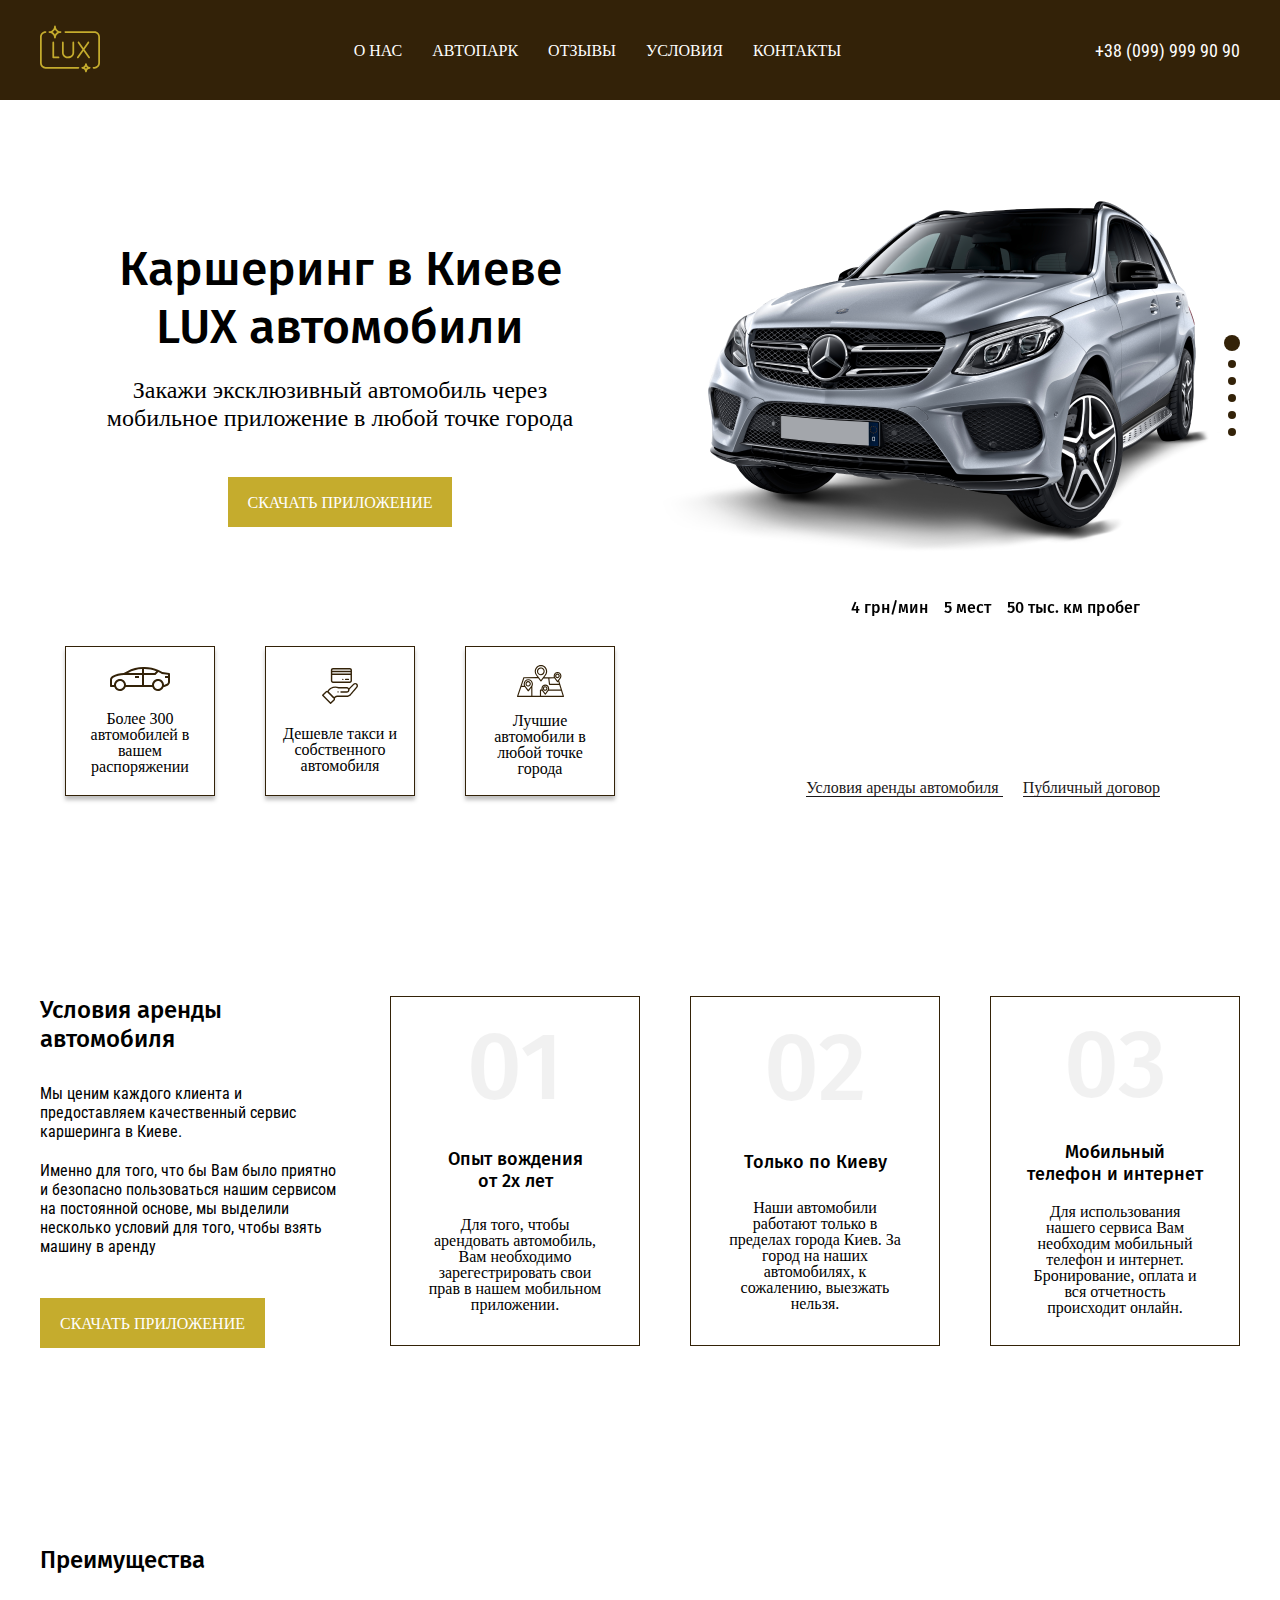
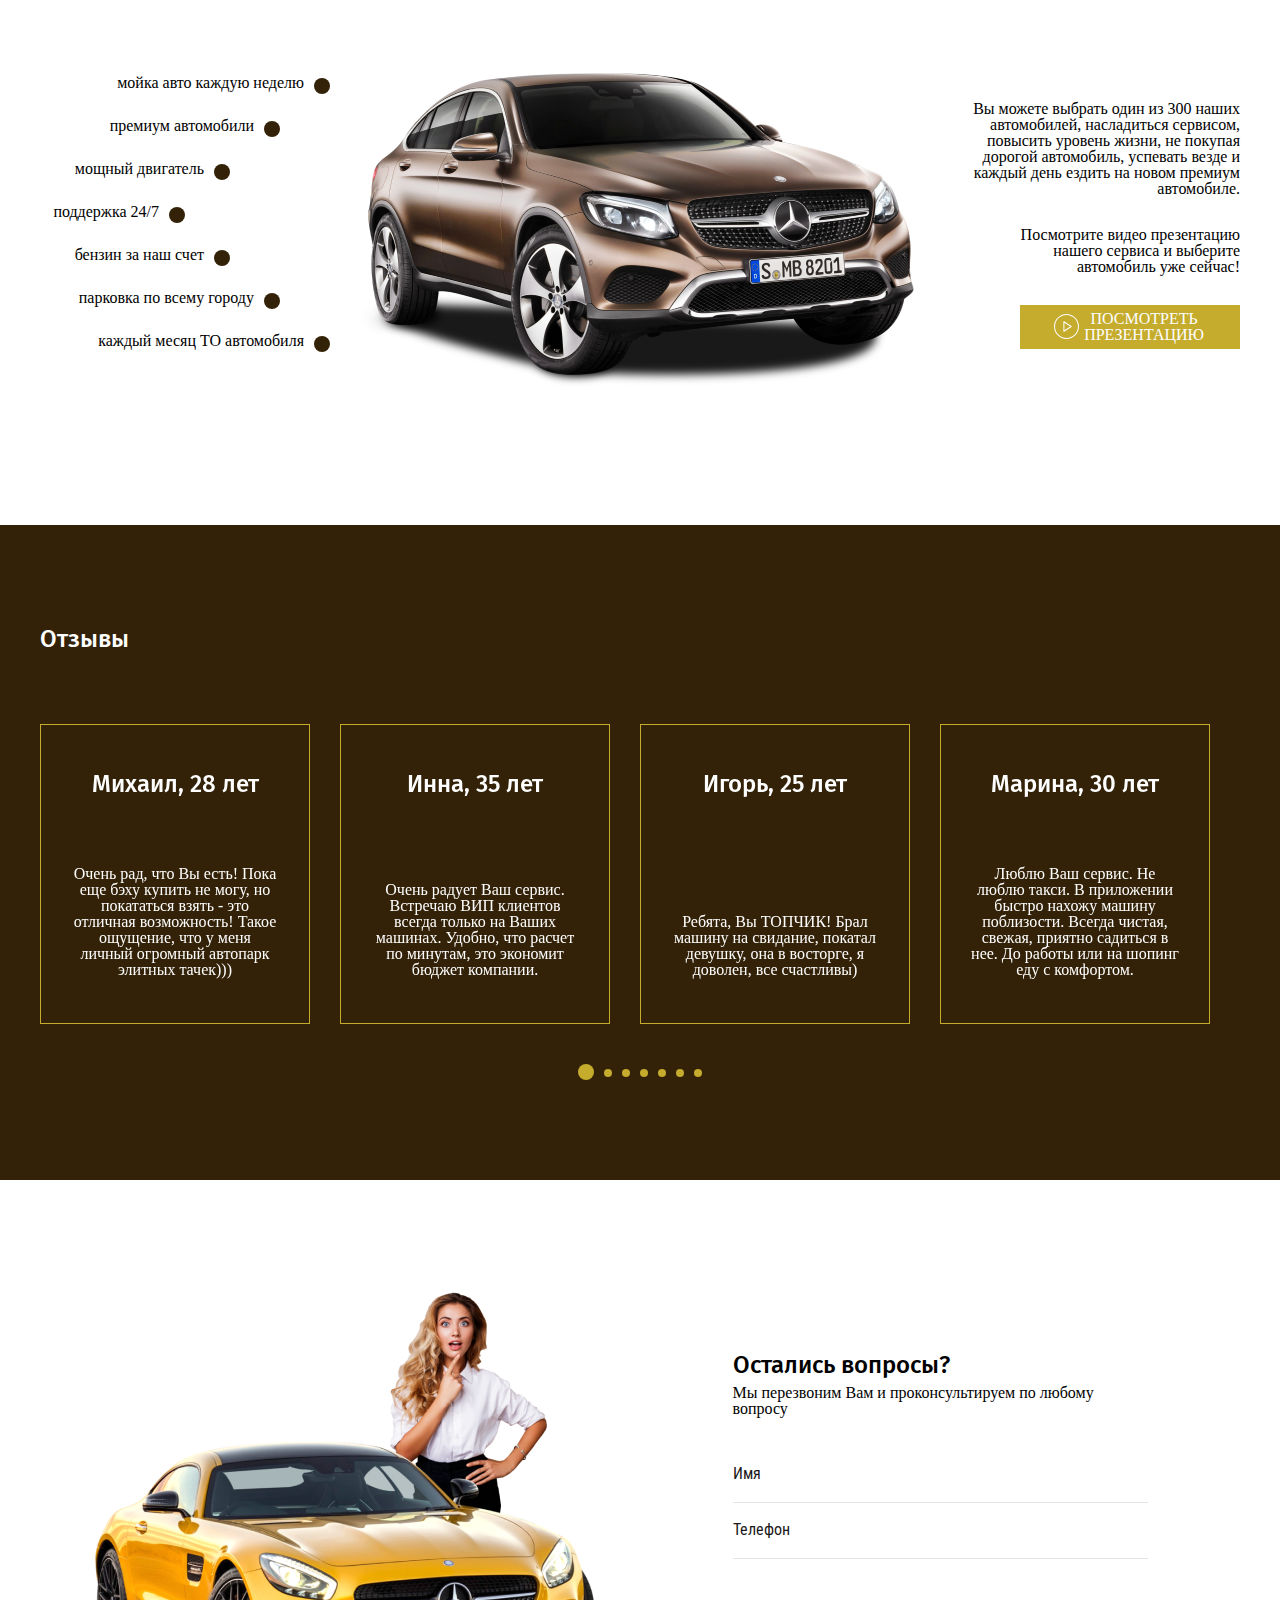
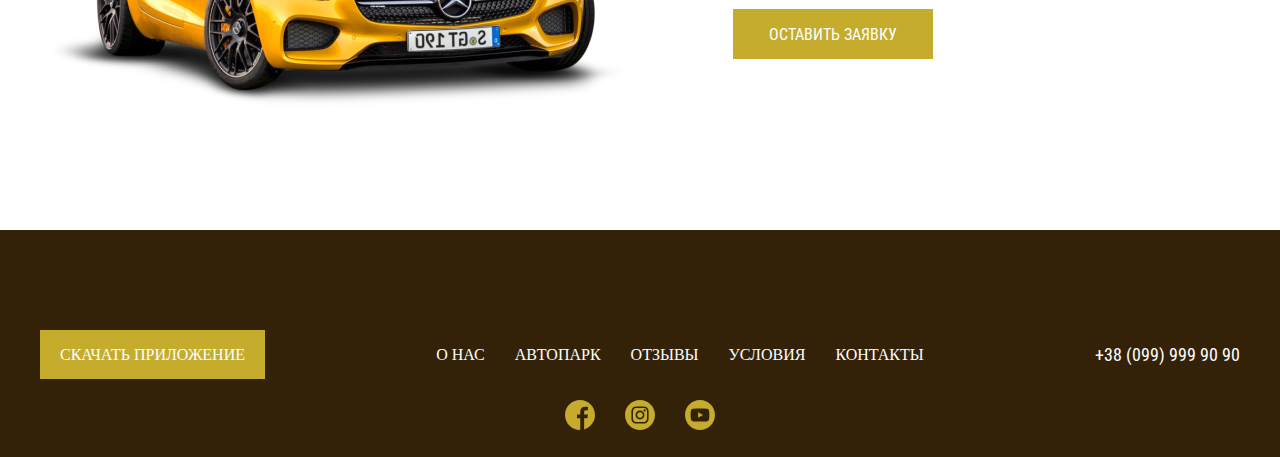
<file: index.html>
<!DOCTYPE html>
<html lang="ru">
  <head>
    <meta charset="UTF-8" />
    <meta name="viewport" content="width=device-width, initial-scale=1.0" />
    <meta http-equiv="X-UA-Compatible" content="ie=edge" />
    <title>Сar sharing</title>
    <link rel="preconnect" href="https://fonts.googleapis.com" />
    <link rel="preconnect" href="https://fonts.gstatic.com" crossorigin />
    <link
      href="https://fonts.googleapis.com/css2?family=Fira+Sans:wght@500&family=Roboto+Condensed&display=swap"
      rel="stylesheet"
    />
    <link rel="stylesheet" href="css/reset.css" />
    <link rel="stylesheet" href="css/slick.css" />
    <link rel="stylesheet" href="css/jquery.fancybox.css" />
    <link rel="stylesheet" href="css/style.css" />
  </head>
  <body>
    <header class="header">
      <div class="container">
        <div class="header__inner">
          <a class="logo" href=" #">
            <img class="logo__link" src="./images/logo.svg" alt="logo" />
          </a>
          <nav class="menu">
            <button class="menu__btn"></button>
            <ul class="menu__list">
              <li class="menu__item">
                <a href="./about.html" class="menu__list-link">О НАС</a>
              </li>
              <li class="menu__item">
                <a href="#" class="menu__list-link">АВТОПАРК</a>
              </li>
              <li class="menu__item">
                <a href="#" class="menu__list-link">ОТЗЫВЫ</a>
              </li>
              <li class="menu__item">
                <a href="#" class="menu__list-link">УСЛОВИЯ</a>
              </li>
              <li class="menu__item">
                <a href="#" class="menu__list-link">КОНТАКТЫ</a>
              </li>
            </ul>
          </nav>
          <a href="tel:+380999999090" class="phone">+38 (099) 999 90 90</a>
        </div>
      </div>
    </header>

    <section class="top">
      <div class="container">
        <div class="top__heading">
          <div class="top__content">
            <h1 class="top__title">Каршеринг в Киеве LUX автомобили</h1>
            <p class="top__text">
              Закажи эксклюзивный автомобиль через мобильное приложение в любой
              точке города
            </p>
            <a class="application-btn" href="./app.html">Скачать приложение</a>
          </div>
          <div class="top__slider">
            <div class="top__slider-item">
              <img
                class="top__slider-images"
                src="images/slider-img.png"
                alt=""
              />
              <p class="top__slider-text">
                <span>4 грн/мин</span> <span>5 мест</span>
                <span>50 тыс. км пробег</span>
              </p>
            </div>

            <div class="top__slider-item">
              <img
                class="top__slider-images"
                src="images/slider-img2.png"
                alt=""
              />
              <p class="top__slider-text">
                <span>2 грн/мин</span> <span>5 мест</span>
                <span>15 тыс. км пробег</span>
              </p>
            </div>

            <div class="top__slider-item">
              <img
                class="top__slider-images"
                src="images/slider-img3.png"
                alt=""
              />
              <p class="top__slider-text">
                <span>3 грн/мин</span> <span>5 мест</span>
                <span>37 тыс. км пробег</span>
              </p>
            </div>

            <div class="top__slider-item">
              <img
                class="top__slider-images"
                src="images/slider-img4.png"
                alt=""
              />
              <p class="top__slider-text">
                <span>5 грн/мин</span> <span>5 мест</span>
                <span>70 тыс. км пробег</span>
              </p>
            </div>

            <div class="top__slider-item">
              <img
                class="top__slider-images"
                src="images/slider-img5.png"
                alt=""
              />
              <p class="top__slider-text">
                <span>4 грн/мин</span> <span>5 мест</span>
                <span>59 тыс. км пробег</span>
              </p>
            </div>

            <div class="top__slider-item">
              <img
                class="top__slider-images"
                src="images/slider-img6.png"
                alt=""
              />
              <p class="top__slider-text">
                <span>6 грн/мин</span> <span>5 мест</span>
                <span>5 тыс. км пробег</span>
              </p>
            </div>
          </div>
        </div>
        <div class="top__button">
          <div class="top__items">
            <div class="top__item">
              <img
                class="top__item-img"
                src="images/icon-1.svg"
                alt="машинка"
              />
              <div class="top__item-text">
                Более 300 автомобилей в вашем распоряжении
              </div>
            </div>

            <div class="top__item">
              <img
                class="top__item-img"
                src="images/icon-2.svg"
                alt="карточка"
              />
              <div class="top__item-text">
                Дешевле такси и собственного автомобиля
              </div>
            </div>

            <div class="top__item">
              <img class="top__item-img" src="images/icon-3.svg" alt="карта" />
              <div class="top__item-text">
                Лучшие автомобили в любой точке города
              </div>
            </div>
          </div>
          <div class="top__links">
            <a href="#" class="top__link">Условия аренды автомобиля </a>
            <a href="#" class="top__link">Публичный договор </a>
          </div>
        </div>
      </div>
    </section>

    <section class="rent">
      <div class="container">
        <div class="rent__inner">
          <div class="rent__content">
            <h3 class="rent__title">Условия аренды автомобиля</h3>
            <p class="rent__text">
              Мы ценим каждого клиента и предоставляем качественный сервис
              каршеринга в Киеве.
            </p>
            <p class="rent__text">
              Именно для того, что бы Вам было приятно и безопасно пользоваться
              нашим сервисом на постоянной основе, мы выделили несколько условий
              для того, чтобы взять машину в аренду
            </p>
            <a class="application-btn" href="./app.html">Скачать приложение</a>
          </div>
          <div class="rent__item">
            <div class="rent__item-num">01</div>
            <p class="rent__item-title">
              Опыт вождения <br />
              от 2х лет
            </p>
            <p class="rent__item-text">
              Для того, чтобы арендовать автомобиль, Вам необходимо
              зарегестрировать свои прав в нашем мобильном приложении.
            </p>
          </div>

          <div class="rent__item">
            <div class="rent__item-num">02</div>
            <p class="rent__item-title">Только по Киеву</p>
            <p class="rent__item-text">
              Наши автомобили работают только в пределах города Киев. За город
              на наших автомобилях, к сожалению, выезжать нельзя.
            </p>
          </div>

          <div class="rent__item">
            <div class="rent__item-num">03</div>
            <p class="rent__item-title">Мобильный телефон и интернет</p>
            <p class="rent__item-text">
              Для использования нашего сервиса Вам необходим мобильный телефон и
              интернет. Бронирование, оплата и вся отчетность происходит онлайн.
            </p>
          </div>
        </div>
      </div>
    </section>

    <section class="benefits">
      <div class="container">
        <h3 class="benefits__title">Преимущества</h3>
        <div class="benefits__items">
          <ul class="benefist__list">
            <li class="benefist__list-item">мойка авто каждую неделю</li>
            <li class="benefist__list-item">премиум автомобили</li>
            <li class="benefist__list-item">мощный двигатель</li>
            <li class="benefist__list-item">поддержка 24/7</li>
            <li class="benefist__list-item">бензин за наш счет</li>
            <li class="benefist__list-item">парковка по всему городу</li>
            <li class="benefist__list-item">каждый месяц ТО автомобиля</li>
          </ul>
          <img
            src="images/benefits.png"
            alt="автомобиль"
            class="benefits__images"
          />
          <div class="benefits__content">
            <p class="benefist__text">
              Вы можете выбрать один из 300 наших автомобилей, насладиться
              сервисом, повысить уровень жизни, не покупая дорогой автомобиль,
              успевать везде и каждый день ездить на новом премиум автомобиле.
            </p>
            <p class="benefist__text">
              Посмотрите видео презентацию нашего сервиса и выберите автомобиль
              уже сейчас!
            </p>
            <a
              class="video-popup"
              data-fancybox
              href="https://www.youtube.com/embed/QloMdg2bapw"
              >ПОСМОТРЕТЬ <br />
              ПРЕЗЕНТАЦИЮ</a
            >
          </div>
        </div>
      </div>
    </section>

    <section class="reviews">
      <div class="container">
        <h3 class="reviews__title">Отзывы</h3>
        <div class="reviews__slider">
          <div class="reviews__item">
            <p class="reviews__item-name">Михаил, 28 лет</p>
            <p class="reviews__item-text">
              Очень рад, что Вы есть! Пока еще бэху купить не могу, но
              покататься взять - это отличная возможность! Такое ощущение, что у
              меня личный огромный автопарк элитных тачек)))
            </p>
          </div>

          <div class="reviews__item">
            <p class="reviews__item-name">Инна, 35 лет</p>
            <p class="reviews__item-text">
              Очень радует Ваш сервис. Встречаю ВИП клиентов всегда только на
              Ваших машинах. Удобно, что расчет по минутам, это экономит бюджет
              компании.
            </p>
          </div>

          <div class="reviews__item">
            <p class="reviews__item-name">Игорь, 25 лет</p>
            <p class="reviews__item-text">
              Ребята, Вы ТОПЧИК! Брал машину на свидание, покатал девушку, она в
              восторге, я доволен, все счастливы)
            </p>
          </div>

          <div class="reviews__item">
            <p class="reviews__item-name">Марина, 30 лет</p>
            <p class="reviews__item-text">
              Люблю Ваш сервис. Не люблю такси. В приложении быстро нахожу
              машину поблизости. Всегда чистая, свежая, приятно садиться в нее.
              До работы или на шопинг еду с комфортом.
            </p>
          </div>

          <div class="reviews__item">
            <p class="reviews__item-name">Роман, 39 лет</p>
            <p class="reviews__item-text">
              Ребята, Вы ТОПЧИК! Брал машину на свидание, покатал девушку, она в
              восторге, я доволен, все счастливы)
            </p>
          </div>

          <div class="reviews__item">
            <p class="reviews__item-name">Анна, 30 лет</p>
            <p class="reviews__item-text">
              Люблю Ваш сервис. Не люблю такси. В приложении быстро нахожу
              машину поблизости. Всегда чистая, свежая, приятно садиться в нее.
              До работы или на шопинг еду с комфортом.
            </p>
          </div>

          <div class="reviews__item">
            <p class="reviews__item-name">Тимур, 38 лет</p>
            <p class="reviews__item-text">
              Люблю Ваш сервис. Не люблю такси. В приложении быстро нахожу
              машину поблизости. Всегда чистая, свежая, приятно садиться в нее.
              До работы или на шопинг еду с комфортом.
            </p>
          </div>
        </div>
      </div>
    </section>

    <section class="feedback">
      <div class="container">
        <div class="feedback__inner">
          <img
            class="feedback__images"
            src="./images/feedback-img.png"
            alt="машина и девушка"
          />
          <form class="feedback__form">
            <h3 class="feedback__title">Остались вопросы?</h3>
            <p class="feedback__text">
              Мы перезвоним Вам и проконсультируем по любому вопросу
            </p>
            <input class="feedback__input" type="text" placeholder="Имя" />
            <input class="feedback__input" type="tel" placeholder="Телефон" />
            <button class="feedback__btn" type="submit">ОСТАВИТЬ ЗАЯВКУ</button>
          </form>
        </div>
      </div>
    </section>

    <footer class="footer">
      <div class="container">
        <div class="footer__top">
          <a class="application-btn" href="./app.html">Скачать приложение</a>
          <nav class="menu">
            <ul class="menu__list">
              <li class="menu__item">
                <a href="#" class="menu__list-link">О НАС</a>
              </li>
              <li class="menu__item">
                <a href="#" class="menu__list-link">АВТОПАРК</a>
              </li>
              <li class="menu__item">
                <a href="#" class="menu__list-link">ОТЗЫВЫ</a>
              </li>
              <li class="menu__item">
                <a href="#" class="menu__list-link">УСЛОВИЯ</a>
              </li>
              <li class="menu__item">
                <a href="#" class="menu__list-link">КОНТАКТЫ</a>
              </li>
            </ul>
          </nav>
          <a href="tel:+380999999090" class="phone">+38 (099) 999 90 90</a>
        </div>
        <ul class="footer__social">
          ​
          <li class="footer__social-item">
            <a href="" class="footer__social-link"></a>
            <img class="footer_social-img" src="./images/facebook.svg" alt="" />
          </li>
          <li class="footer__social-item">
            <a href="" class="footer__social-link"></a>
            <img
              class="footer_social-img"
              src="./images/instagram.svg"
              alt=""
            />
          </li>
          <li class="footer__social-item">
            <a href="" class="footer__social-link"></a>
            <img class="footer_social-img" src="./images/youtube.svg" alt="" />
          </li>
        </ul>
      </div>
    </footer>

    <script src="https://ajax.googleapis.com/ajax/libs/jquery/3.4.1/jquery.min.js"></script>
    <script src="js/slick.min.js"></script>
    <script src="js/jquery.fancybox.min.js"></script>
    <script src="js/main.js"></script>
  </body>
</html>
</file>
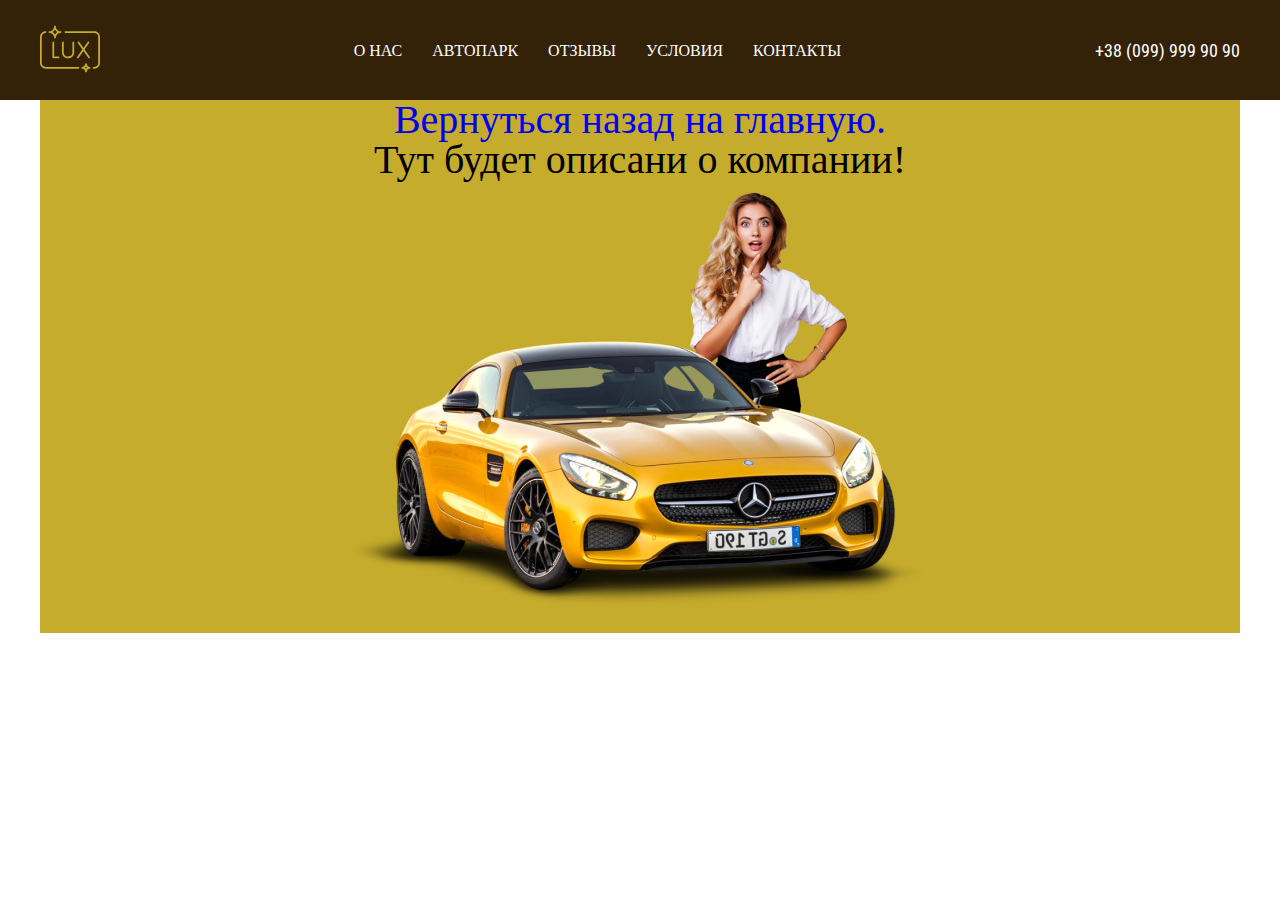
<file: about.html>
<!DOCTYPE html>
<html lang="ru">
  <head>
    <meta charset="UTF-8" />
    <meta name="viewport" content="width=device-width, initial-scale=1.0" />
    <meta http-equiv="X-UA-Compatible" content="ie=edge" />
    <title>Document</title>
    <link rel="preconnect" href="https://fonts.googleapis.com" />
    <link rel="preconnect" href="https://fonts.gstatic.com" crossorigin />
    <link
      href="https://fonts.googleapis.com/css2?family=Fira+Sans:wght@500&family=Roboto+Condensed&display=swap"
      rel="stylesheet"
    />
    <link rel="stylesheet" href="css/reset.css" />
    <link rel="stylesheet" href="css/slick.css" />
    <link rel="stylesheet" href="css/jquery.fancybox.css" />
    <link rel="stylesheet" href="css/style.css" />

    <header class="header">
      <div class="container">
        <div class="header__inner">
          <a class="logo" href=" #">
            <img class="logo__link" src="./images/logo.svg" alt="logo" />
          </a>
          <nav class="menu">
            <ul class="menu__list">
              <li class="menu__item">
                <a href="./about.html" class="menu__list-link">О НАС</a>
              </li>
              <li class="menu__item">
                <a href="#" class="menu__list-link">АВТОПАРК</a>
              </li>
              <li class="menu__item">
                <a href="#" class="menu__list-link">ОТЗЫВЫ</a>
              </li>
              <li class="menu__item">
                <a href="#" class="menu__list-link">УСЛОВИЯ</a>
              </li>
              <li class="menu__item">
                <a href="#" class="menu__list-link">КОНТАКТЫ</a>
              </li>
            </ul>
          </nav>
          <a href="tel:+380999999090" class="phone">+38 (099) 999 90 90</a>
        </div>
      </div>
    </header>
    <div class="container">
      <div class="app__item">
        <a class="app__item-btn" href="./index.html"
          >Вернуться назад на главную.</a
        >
        <p class="app__text">Тут будет описани о компании!</p>
        <img src="./images/feedback-img.png" alt="" />
      </div>
    </div>
  </head>
  <!-- <footer class="footer">
    <div class="container">
      <div class="footer__top">
        <a class="application-btn" href="./app.html">Скачать приложение</a>
        <nav class="menu">
          <ul class="menu__list">
            <li class="menu__item">
              <a href="#" class="menu__list-link">О НАС</a>
            </li>
            <li class="menu__item">
              <a href="#" class="menu__list-link">АВТОПАРК</a>
            </li>
            <li class="menu__item">
              <a href="#" class="menu__list-link">ОТЗЫВЫ</a>
            </li>
            <li class="menu__item">
              <a href="#" class="menu__list-link">УСЛОВИЯ</a>
            </li>
            <li class="menu__item">
              <a href="#" class="menu__list-link">КОНТАКТЫ</a>
            </li>
          </ul>
        </nav>
        <a href="tel:+380999999090" class="phone">+38 (099) 999 90 90</a>
      </div>
      <ul class="footer__social">
        ​
        <li class="footer__social-item">
          <a href="" class="footer__social-link"></a>
          <img class="footer_social-img" src="./images/facebook.svg" alt="" />
        </li>
        <li class="footer__social-item">
          <a href="" class="footer__social-link"></a>
          <img class="footer_social-img" src="./images/instagram.svg" alt="" />
        </li>
        <li class="footer__social-item">
          <a href="" class="footer__social-link"></a>
          <img class="footer_social-img" src="./images/youtube.svg" alt="" />
        </li>
      </ul>
    </div>
  </footer> -->
  <script src="https://ajax.googleapis.com/ajax/libs/jquery/3.4.1/jquery.min.js"></script>
  <script src="js/slick.min.js"></script>
  <script src="js/jquery.fancybox.min.js"></script>
  <script src="js/main.js"></script>
</html>
</file>
<file: css/style.css>
html {
   box-sizing: border-box;
}

*,
*::after,
*::before{
   box-sizing: inherit;
}

a{
   text-decoration: none;
}

 .container{
    max-width: 1220px;
    padding: 0 10px;
    margin: 0 auto;
 }

 .body{
    font-family: 'Roboto Condensed', sans-serif;
    font-weight: 400;
    color: #1B1818;
    font-style: 16px;
    line-height: 19px;
    
 }

 .header{
    background: #332208;
 } 

 .header__inner{
     display: flex;
     justify-content: space-between;
     align-items: center;
     height: 100px;
 }

 .menu__list{
    display: flex;
 }

 .menu__item{
    margin: 0 15px;
 }

 .menu__list-link{
    text-transform: uppercase;
    color: #FEFEFE;
    font-style: 18px;
    line-height: 21px;
    padding-bottom: 5px;
    transition:all .5s;
    border-bottom: 1px solid transparent;
 }

 .menu__list-link:hover{
    border-bottom: 1px solid #fefefe;
 }

 .phone{
     font-family: Roboto Condensed;
     font-size: 18px;
     line-height: 21px;
     color: #FEFEFE;
 } 

 .top{
    padding-bottom: 100px;
 }


 .top__heading{
    display: flex;
    padding: 50px 0 30px;
   
 }

.top__content{
   text-align: center;
   padding-top: 90px;
   width: 50%;
}


 .top__title{
    font-family: 'Fira Sans', sans-serif;    
    font-weight: 500;
    font-size: 48px;
    line-height: 58px;
    margin-bottom: 20px;
    max-width: 455px; 
    margin-left: auto;
    margin-right: auto;
 }

 .top__text{
    font-size: 24px;
    line-height: 28px;
    margin-bottom: 63px;
    max-width: 470px; 
    margin-left: auto;
    margin-right: auto;

 }

 .application-btn{
    text-transform: uppercase;
    color: #fefefe;
    background: #C5AC2D;
    padding: 16px 19px 15px;
    transition: all .5s;
    border: 1px solid transparent;
 }

 .application-btn:hover{
    color: #C5AC2D;
    background: #fefefe;
    border: 1px solid #C5AC2D;
 }

 .top__slider{
    width: 50%;
 }

 .top__slider .slick-dots{
    position: absolute;
    right: 0;
    top: 50%;
    transform: translateY(-50%);

 }

 .slick-dots{
    list-style: none; 
    text-align: center ;
 }

 .slick-dots button{
font-size: 0;
width: 8px;
height: 8px; 
background-color: #332208;
border: none;
border-radius: 50%;
padding: 0;

 }

 .slick-active button{
    width: 16px;
    height: 16px;
 }

.top__slider-text{
    font-family: 'Fira Sans', sans-serif;    
    font-weight: 500;
    padding-right: 100px;
    text-align: right;
}

.top__slider-text span + span {
   padding-left: 12px;
}

.top__button{
   display: flex;
   align-items: flex-end;
   justify-content: space-between;
}

.top__items{
   width: 50%;
   display: flex;  
   justify-content: space-around;
}

.top__item{
   border: 1px solid #332208;
   padding: 10px;
   width: 150px;
   height: 150px;
   display: flex;
   flex-direction: column;
   align-items: center;
   justify-content: space-around;
   text-align: center ;
   box-shadow: 0px 4px 4px rgba(0, 0, 0, 0.25);
   cursor: pointer;
   transition: all .5s;
}

.top__item:hover{
   transform: scale(1.25);
}

.top__links{
   padding-right: 80px;
}

.top__link{
    color: #1B1818;
    border-bottom: 1px solid #1B1818;
}
.top__link + .top__link {
   margin-left: 20px;
}

.rent{
   padding: 100px 0;
}

.rent__inner{
   display: flex;
   justify-content: space-between;  
}

.rent__content{
   width: 300px;
}

.rent__title{
font-family: 'Fira Sans', sans-serif; 
font-weight: 500;
font-size: 24px;
line-height: 29px;
margin-bottom: 30px;
}

.rent__text{
font-family: 'Roboto Condensed', sans-serif;
font-size: 16px;
line-height: 19px;
margin-bottom: 20px;
}

.rent__text + .rent__text {
font-family: 'Roboto Condensed', sans-serif;
font-size: 16px;
line-height: 19px;
margin-bottom: 60px;
}

.rent__item{
border: 1px solid #332208;
width: 250px;
min-height: 350px;
padding: 0 35px 20px;
text-align: center;
display: flex;  
flex-direction: column;
justify-content: space-around;
} 

.rent__item-num{
font-family: 'Fira Sans', sans-serif; 
font-weight: 500;
font-size: 96px;
line-height: 115px;
/* text-align: center; */
opacity: 0.05;

}

.rent__item-title{
font-family: 'Fira Sans', sans-serif; 
font-weight: 500;
font-size: 18px;
line-height: 22px;
/*   */
}

.benefits{
   padding: 100px 0;
}

.benefits__title{
font-family: 'Fira Sans', sans-serif; 
font-weight: 500;
font-size: 24px;
line-height: 29px;
margin-bottom: 50px;
}

.benefits__items{
   display: flex;
   justify-content: space-between;
   align-items: center;  
}

.benefist__list{
   width: 300px;
   list-style: none  ;
}
.benefist__list-item{
   margin-bottom: 27px;
   padding-right: 26px;
   position: relative;
   text-align: right;
}

.benefist__list-item::after{
   content: '';
   position: absolute;
   width: 16px;
   height: 16px;
   border-radius: 50%;
   background: #332208;
   right: 0;
   top: 3px;
}


.benefits__content{
   width: 300px;
   text-align: right;
}

.benefist__list-item:nth-child(1),
.benefist__list-item:nth-child(7){
margin-right: 10px;
}

.benefist__list-item:nth-child(2),
.benefist__list-item:nth-child(6){
margin-right: 60px;
}

.benefist__list-item:nth-child(3),
.benefist__list-item:nth-child(5){
margin-right: 110px;
}

.benefist__list-item:nth-child(4){
margin-right: 155px;
}

.benefist__text{
   margin-bottom: 30px;
   text-align: right;
}

.benefist__text + .benefist__text{
   width: 267px;
   margin-left: auto;
}

.video-popup{
   background: #C5AC2D;
   text-transform: uppercase;
   color: #fefefe;
   padding: 6px 36px 6px 64px;
   text-align: center;
   display: inline-block;
   position: relative;
}
.video-popup::before{
   content: '';
   position: absolute;
   width: 25px;
   height: 25px;
   background-image: url(../images/video-btn.svg);
   top: 9px;
   left: 34px;
}

.reviews{
   padding: 100px 0;
   background-color: #332208;
   color: #fefefe;
}

.reviews__title{
font-family: 'Fira Sans', sans-serif; 
font-weight: 500;
font-size: 24px;
line-height: 29px;
margin-bottom: 70px;
}

.slick-initialized .reviews__item{
   display: flex;
}

.reviews__item{
   border: 1px solid #C5AC2D;
   padding: 45px 30px;
   display: flex;
   flex-direction: column ;
   justify-content: space-between;
   width: 270px;
   min-height: 300px;
   text-align: center;
   margin-right: 30px;
}

.reviews__item-name{
font-family: 'Fira Sans', sans-serif; 
font-weight: 500;
font-size: 24px;
line-height: 29px;
}

.reviews__slider .slick-dots button{
   background-color: #C5AC2D;
}

.reviews__slider .slick-dots{
   display: flex;
   justify-content: center;
   align-items: center;
   margin-top: 35px;
} 

.reviews__slider button{
   margin: 0 5px;
   line-height: 12px;
}

.feedback{
   padding: 100px 0;
}

.feedback__inner{
   display: flex;
   align-items: center;
}

.feedback__images{
   width: 50%;
   
}

.feedback__form{
   width: 415px;
   margin: 0 auto;
}

.feedback__title{
font-family: 'Fira Sans', sans-serif; 
font-weight: 500;
font-size: 24px;
line-height: 29px;
margin-bottom: 5px;
}

.feedback__text{
margin-bottom: 30px;
}

.feedback__input{
display: block;
padding: 20px 0;
width: 100%;
border: none;
border-bottom: 1px solid rgba(0, 0, 0, .1);
}


.feedback__input::placeholder{
font-family: 'Roboto Condensed', sans-serif;
font-size: 16px;
line-height: 19px;
color: #1B1818;

}


.feedback__btn{
font-family: 'Roboto Condensed', sans-serif;
text-transform: uppercase;
color: #fefefe;
border: none;
display: inline-block;
padding: 16px 36px 15px;
background-color: #C5AC2D;
margin-top: 50px;
font-size: 16px;
line-height: 19px;
}

.feedback__btn:hover{
    color: #C5AC2D;
    background: #fefefe;
    border: 1px solid #C5AC2D;
 }

.footer{
   padding: 100px 0 24px;
   background-color: #332208;
   
}
.footer__top{
   display: flex;
   justify-content: space-between;
   align-items: center;
   margin-bottom: 21px;
}

.footer__social{
   list-style: none;
   display: flex;
   align-items: center;
   justify-content: center;
}
.footer__social-item{
   margin: 0 15px;
}

.menu__btn{
   display: none;
}

.app__item{
   background-color: #C5AC2D;
   text-align: center;
}

.app__item-btn{
  
  font-size: 40px;
   text-align: center;
  

}
.app__text{
   font-size: 40px;
   text-align: center;
}

/* АДАПТИВ */

@media (max-width: 1250px){
  .benefits__images{
     width: 40%;
  }
}

@media (max-width: 1140px){
.rent__inner{
   flex-wrap: wrap;
   justify-content: space-around;
}
.rent__content{
   width: 100%;
   margin-bottom: 30px;
}

}

@media (max-width: 1000px){
   .top__heading{
      display: block;
   }
   .top__content{
      width: 100%;
      padding-top: 30px;
   }
   .top__slider{
      width: 100%;
   }
   .top__button{
      display: block;
   }
   .top__links{
      padding-right: 0;
      padding-top: 50px;  
      text-align: center;
   }
   .top__items{
      width: 100%;
   }
   .benefits__content{
      width: 100%;
      margin-top: 30px;
      
   }
   .benefits__items{
      flex-wrap: wrap;
      justify-content: space-around;
   }
   .benefist__text + .benefist__text{
       width: 100%;
   }
}

@media (max-width: 860px){
   .footer .menu{
      display: none;
   }
.menu{
   order: 1;
}
   .menu__list{
      display: block;
      position: absolute;
      top: 100px;
      left: 0;
      background-color: #332208;
      right: 0;
      transform: translateY(-500px);
      transition: all .5s;
   }

   .menu__list.menu__list--active{
      transform: translateY(0px);
   }
      .menu__list-link{
         padding: 20px 0;
         display: block;
         text-align: center;
         padding: 20px 0;
      }


   .menu__btn{
      display: block;
      width: 35px;
      height: 24px;
      border: none;
      cursor: pointer;
      border-top: 2px solid #fefefe;
      border-bottom:  2px solid #fefefe;
      background-color: transparent;
      position: relative;
   }
   .menu__btn::before{
      content: '';
      position: absolute;
      width: 35px;
      height: 2px;
      background-color: #fefefe;
      left: 0;
      top: 9px;
   }
   .rent__item{
      margin: 30px;
   }
   .feedback__inner{
      display: block;
      /* justify-content: center; */
      /* display: none; */
   }
   .feedback__images{
      width: 250px;
      /* margin: 0 70px; */
   }
}
@media (max-width: 768px){
   .top__slider-images{
      width: 320px;
      margin-top: 30px;
      justify-content: center;
    } 
}
@media (max-width: 650px){
   .rent__item{
      width: 100%;
      min-height: 245px;
   }
   .rent__item-title{
      margin-bottom: 20px;
   }
   .rent__content{
      text-align: center;
   }
   .footer__top{
      flex-direction: column;
      align-items: center;
   }
}


@media (max-width: 525px){
   .top__items{
      flex-wrap: wrap;
   }
   .top__item{
      margin: 20px;
   }
   .top__slider-text{
      padding-right: 0;
   }
   .benefits__images{
      width: 70%;
   }
   .benefist__list-item{
      margin-right: 0;
      text-align: left;
      padding-right: 0;
      padding-left: 26px;
   }
   .benefist__list-item::after{
      right: auto;
      left: 0;  
   }
   .benefits__title{
      margin-bottom: 20px;
      text-align: center;
   }
   .rent{
      padding: 0;
   }
   .benefits{
      padding: 0;
   }
   .footer__top{
      flex-direction: column;
      align-items: center;
   }
}

@media (max-width: 450px){
   .footer__top{
      flex-direction: column;
      align-items: center;
   }
   .footer .phone{
       margin-top: 30px;
       display: inline-block;
   }
}

@media (max-width: 410px){
   .top__item{
      width: 100%;
   }
.top__links{
   text-align: center;
}


.top__link{
   margin: 10px 15px;
   display: inline-block;

}

   .top__link + .top__link {
      margin-left: 0;
   }
   .top__slider-text{
      text-align: right;
   }
    .top__slider-text span{
       display: block;
       margin: 10px 0;
    }
   .rent__item{
   margin: 30px 0;
}

}
</file>
